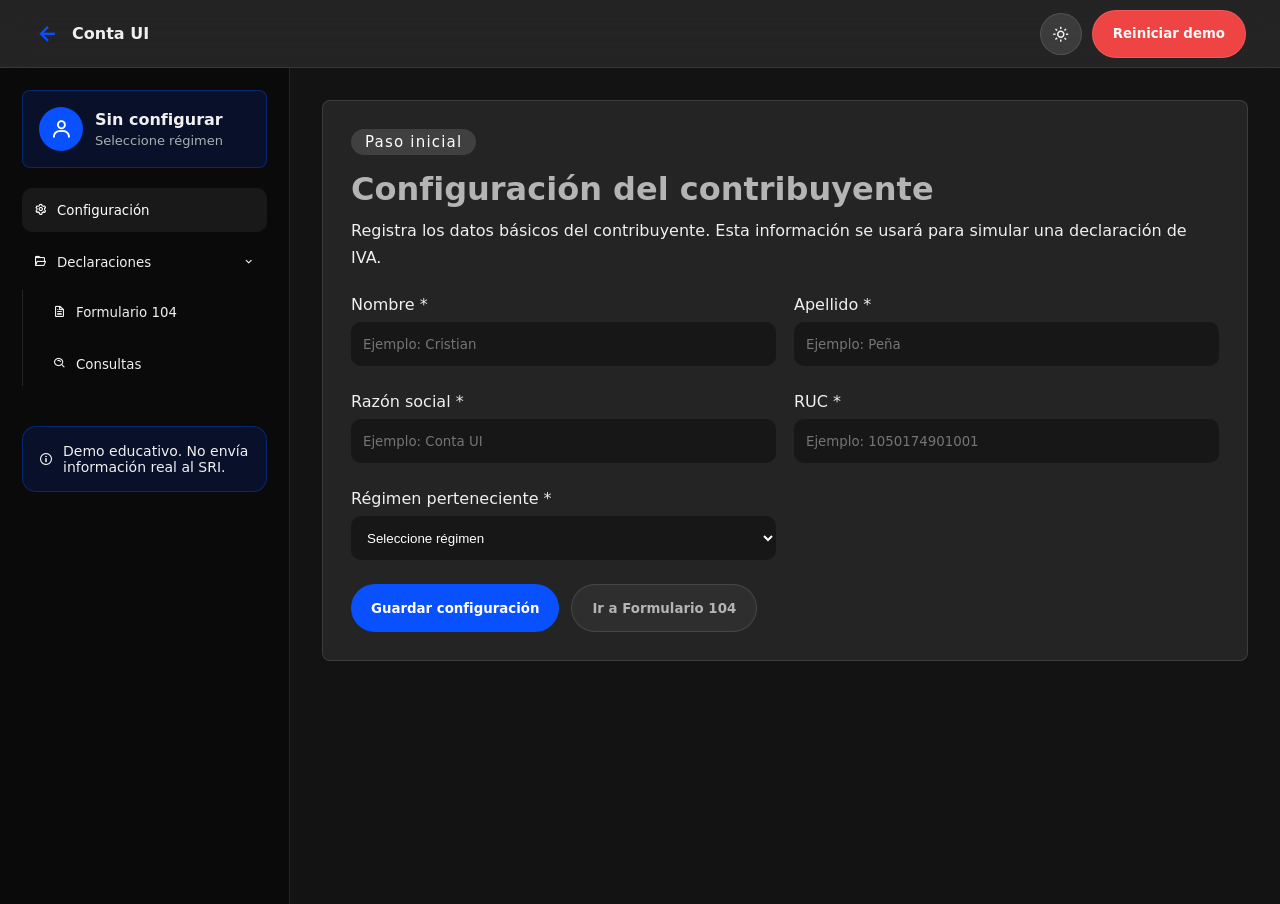
<file: sistema.html>
<!DOCTYPE html>
<html lang="es" data-theme="dark">
<head>
  <meta charset="UTF-8" />
  <meta name="viewport" content="width=device-width, initial-scale=1.0" />

  <title>Sistema educativo | Conta UI</title>

  <script>
    (function () {
      var temaSistema = localStorage.getItem("temaSistemaContaUI") || "dark";
      document.documentElement.setAttribute("data-theme", temaSistema);
    })();
  </script>

  <link rel="shortcut icon" href="assets/favicon.png" type="image/x-icon">
  <link href="https://cdn.jsdelivr.net/npm/boxicons@2.1.4/css/boxicons.min.css" rel="stylesheet">
  <link rel="stylesheet" href="css/style.css" />
</head>
<body class="sistema-body">

  <header class="sistema-topbar">
    <a href="index.html" class="sistema-brand">
      <i class='bx bx-left-arrow-alt'></i>
      <span>Conta UI</span>
    </a>

    <div class="sistema-top-actions">
      <button class="theme-toggle sistema-theme-btn" onclick="cambiarTemaSistema()" id="themeSistemaBtn" title="Cambiar tema">
        <i class='bx bx-moon'></i>
      </button>

      <button class="secondary-btn danger" onclick="limpiarSistemaDemo()">
        Reiniciar demo
      </button>
    </div>
  </header>

  <button class="system-sidebar-toggle" id="btnToggleSistemaSidebar" onclick="alternarSidebarSistemaMobile()">
    <i class='bx bx-menu-alt-left'></i>
  </button>

  <div class="system-sidebar-backdrop" id="systemSidebarBackdrop" onclick="cerrarSidebarSistemaMobile()"></div>

  <div class="sistema-layout sistema-layout-left">
    <!-- SIDEBAR IZQUIERDO -->
    <aside class="sistema-sidebar-left">
      <div class="sidebar-profile">
        <div class="sidebar-avatar">
          <i class='bx bx-user'></i>
        </div>
        <div>
          <strong id="sidebarContribuyente">Sin configurar</strong>
          <span id="sidebarRegimen">Seleccione régimen</span>
        </div>
      </div>

      <nav class="sidebar-menu">
        <button id="btnConfigSistema" class="active" onclick="mostrarModuloSistema('configuracion')">
          <i class='bx bx-cog'></i>
          Configuración
        </button>

        <div class="sidebar-dropdown">
          <button onclick="alternarSubmenuSistema('submenuDeclaraciones')">
            <i class='bx bx-folder-open'></i>
            Declaraciones
            <i class='bx bx-chevron-down'></i>
          </button>

          <div id="submenuDeclaraciones" class="sidebar-submenu open">
            <button id="btnFormSistema" onclick="mostrarModuloSistema('formulario104')">
              <i class='bx bx-file'></i>
              Formulario 104
            </button>

            <button id="btnConsultasSistema" onclick="mostrarModuloSistema('consultas')">
              <i class='bx bx-search-alt'></i>
              Consultas
            </button>
          </div>
        </div>
      </nav>

      <div class="sidebar-help">
        <i class='bx bx-info-circle'></i>
        <p>
          Demo educativo. No envía información real al SRI.
        </p>
      </div>
    </aside>

    <main class="sistema-main">

      <!-- CONFIGURACIÓN -->
      <section id="viewConfiguracion" class="system-view active">
        <div class="system-panel">
          <span class="eyebrow">Paso inicial</span>
          <h1>Configuración del contribuyente</h1>
          <p>
            Registra los datos básicos del contribuyente. Esta información se usará
            para simular una declaración de IVA.
          </p>

          <div class="form-grid-system">
            <label>
              Nombre *
              <input class="contaui-input" type="text" id="cfgNombre" placeholder="Ejemplo: Cristian" onblur="validarCampo('cfgNombre','txtNombre','El nombre es obligatorio')">
              <small id="txtNombre"></small>
            </label>

            <label>
              Apellido *
              <input class="contaui-input" type="text" id="cfgApellido" placeholder="Ejemplo: Peña"  onblur="validarCampo('cfgApellido','txtApellido','El Apellido es obligatorio')">
              <small id="txtApellido"></small>
            </label>

            <label>
              Razón social *
              <input class="contaui-input" type="text" id="cfgRazonSocial" placeholder="Ejemplo: Conta UI" onblur="validarCampo('cfgRazonSocial','txtRazonSocial','El campo es obligatorio')">
              <small id="txtRazonSocial"></small>
            </label>

            <label>
              RUC *
              <input class="contaui-input" type="text" id="cfgRuc" placeholder="Ejemplo: 1050174901001" maxlength="13"  onblur="validarCampo('cfgRuc','txtRuc','El Ruc debe contener 13 digitos')">
              <small id="txtRuc"></small>
            </label>

            <label>
              Régimen perteneciente *
              <select class="contaui-select" id="cfgRegimen">
                <option value="">Seleccione régimen</option>
                <option value="general">Régimen General</option>
                <option value="negocio-popular">RIMPE Negocio Popular</option>
                <option value="rimpe">RIMPE Emprendedor</option>
              </select>
            </label>
            <small id="txtRegimen"></small>
          </div>

          <div class="form-actions-system">
            <button class="primary-btn" onclick="guardarConfiguracionSistema()">
              Guardar configuración
            </button>

            <button class="secondary-btn" onclick="irFormularioDesdeConfig()">
              Ir a Formulario 104
            </button>
          </div>
        </div>
      </section>

      <!-- FORMULARIO 104 -->
      <section id="viewFormulario104" class="system-view">
        <div class="system-panel">
          <span class="eyebrow">Declaraciones / Formulario 104</span>

          <div class="step-tabs">
            <button id="tabPeriodo" class="active" onclick="mostrarPaso104('periodo')">1. Período fiscal</button>
            <button id="tabPreguntas" onclick="mostrarPaso104('preguntas')">2. Preguntas</button>
            <button id="tabFormulario" onclick="mostrarPaso104('formulario')">3. Formulario</button>
            <button id="tabPago" onclick="mostrarPaso104('pago')">4. Pago</button>
          </div>

          <!-- PASO PERIODO -->
          <div id="pasoPeriodo" class="form104-step active">
            <h2>Período fiscal</h2>
            <p>Seleccione la obligación y el período a declarar.</p>

            <div class="form-grid-system">
              <label>
                Obligación *
                <select class="contaui-select" id="periodoObligacion">
                  <option value="">Seleccione obligación</option>
                  <option value="2011">2011 - Declaración mensual de IVA</option>
                  <option value="2021">2021 - Declaración semestral de IVA</option>
                </select>
              </label>

              <label>
                Mes *
                <select class="contaui-select" id="periodoMes">
                  <option value="">Seleccione mes</option>
                  <option value="Enero">Enero</option>
                  <option value="Febrero">Febrero</option>
                  <option value="Marzo">Marzo</option>
                  <option value="Abril">Abril</option>
                  <option value="Mayo">Mayo</option>
                  <option value="Junio">Junio</option>
                  <option value="Julio">Julio</option>
                  <option value="Agosto">Agosto</option>
                  <option value="Septiembre">Septiembre</option>
                  <option value="Octubre">Octubre</option>
                  <option value="Noviembre">Noviembre</option>
                  <option value="Diciembre">Diciembre</option>
                </select>
              </label>

              <label>
                Año fiscal *
                <input class="contaui-input" type="number" id="periodoAnio" value="2026" min="2020" max="2035">
              </label>
            </div>

            <div class="form-actions-system">
              <button class="primary-btn" onclick="continuarDesdePeriodo()">Continuar</button>
            </div>
          </div>

          <!-- PASO PREGUNTAS -->
          <div id="pasoPreguntas" class="form104-step">
            <h2>Preguntas</h2>
            <p>Estas preguntas preparan el formulario. Puedes continuar si no deseas profundizar.</p>

            <div class="form-grid-system">
              <label>
                ¿Tuviste ventas este período?
                <select class="contaui-select" id="preguntaVentas">
                  <option value="">Seleccione</option>
                  <option value="si">Sí</option>
                  <option value="no">No</option>
                </select>
              </label>

              <label>
                ¿Tuviste compras este período?
                <select class="contaui-select" id="preguntaCompras">
                  <option value="">Seleccione</option>
                  <option value="si">Sí</option>
                  <option value="no">No</option>
                </select>
              </label>

              <label>
                ¿Tienes crédito tributario anterior?
                <select class="contaui-select" id="preguntaCredito">
                  <option value="no">No</option>
                  <option value="si">Sí</option>
                </select>
              </label>
            </div>

            <div class="form-actions-system">
              <button class="secondary-btn" onclick="mostrarPaso104('formulario')">Omitir</button>
              <button class="primary-btn" onclick="continuarDesdePreguntas()">Continuar</button>
            </div>
          </div>

          <!-- PASO FORMULARIO -->
          <div id="pasoFormulario" class="form104-step">
            <h2>Formulario</h2>
            <p>Ingrese valores de ventas y compras. Los totales se actualizan al calcular.</p>

            <div class="sri-form-table">
              <div class="sri-section-title">
                <i class='bx bx-chevron-down'></i>
                VENTAS
              </div>

              <div class="sri-row sri-head">
                <span>Resumen de ventas y otras operaciones</span>
                <span>Código</span>
                <span>Valor bruto</span>
                <span>Valor neto</span>
                <span>Impuesto generado</span>
              </div>

              <div class="sri-row">
                <span>Ventas locales gravadas tarifa 15%</span>
                <span>401</span>
                <input type="number" id="ventas15" placeholder="0.00" min="0" step="0.01" oninput="calcularFormulario104Sistema()">
                <strong id="netoVentas15">$0.00</strong>
                <strong id="impVentas15">$0.00</strong>
              </div>

              <div class="sri-row">
                <span>Ventas locales gravadas tarifa 0%</span>
                <span>403</span>
                <input type="number" id="ventas0" placeholder="0.00" min="0" step="0.01" oninput="calcularFormulario104Sistema()">
                <strong id="netoVentas0">$0.00</strong>
                <strong>$0.00</strong>
              </div>

              <div class="sri-row sri-total">
                <span>Total ventas y otras operaciones</span>
                <span>409</span>
                <strong id="totalBrutoVentas">$0.00</strong>
                <strong id="totalNetoVentas">$0.00</strong>
                <strong id="totalImpuestoVentas">$0.00</strong>
              </div>

              <div class="sri-section-title">
                <i class='bx bx-chevron-down'></i>
                COMPRAS
              </div>

              <div class="sri-row sri-head">
                <span>Resumen de adquisiciones y pagos</span>
                <span>Código</span>
                <span>Valor bruto</span>
                <span>Valor neto</span>
                <span>Impuesto generado</span>
              </div>

              <div class="sri-row">
                <span>Adquisiciones gravadas tarifa 15%</span>
                <span>500</span>
                <input type="number" id="compras15" placeholder="0.00" min="0" step="0.01" oninput="calcularFormulario104Sistema()">
                <strong id="netoCompras15">$0.00</strong>
                <strong id="impCompras15">$0.00</strong>
              </div>

              <div class="sri-row">
                <span>Adquisiciones tarifa 0%</span>
                <span>506</span>
                <input type="number" id="compras0" placeholder="0.00" min="0" step="0.01" oninput="calcularFormulario104Sistema()">
                <strong id="netoCompras0">$0.00</strong>
                <strong>$0.00</strong>
              </div>

              <div class="sri-row sri-total">
                <span>Total adquisiciones y pagos</span>
                <span>509</span>
                <strong id="totalBrutoCompras">$0.00</strong>
                <strong id="totalNetoCompras">$0.00</strong>
                <strong id="totalImpuestoCompras">$0.00</strong>
              </div>
            </div>

            <div class="form-grid-system mini-grid">
              <label>
                Tarifa IVA %
                <input class="contaui-input" type="number" id="ivaDeclaracion" value="15" min="0" step="0.01" oninput="calcularFormulario104Sistema()">
              </label>

              <label>
                Crédito tributario anterior
                <input class="contaui-input" type="number" id="creditoAnterior" value="0" min="0" step="0.01" oninput="calcularFormulario104Sistema()">
              </label>
            </div>

            <div class="totales-sri-box">
              <h3>Resumen impositivo</h3>
              <div><span>IVA generado en ventas</span><strong id="resIvaVentas">$0.00</strong></div>
              <div><span>IVA pagado en compras</span><strong id="resIvaCompras">$0.00</strong></div>
              <div><span>Crédito tributario anterior</span><strong id="resCreditoAnterior">$0.00</strong></div>
              <div class="total-final"><span>Total impuesto a liquidar</span><strong id="resIvaPagar">$0.00</strong></div>
            </div>

            <div class="form-actions-system">
              <button class="secondary-btn" onclick="calcularFormulario104Sistema()">Calcular</button>
              <button class="primary-btn" onclick="continuarDesdeFormulario()">Continuar a pago</button>
            </div>
          </div>

          <!-- PASO PAGO -->
          <div id="pasoPago" class="form104-step">
            <h2>Pago</h2>
            <p>Revise los valores antes de guardar la declaración.</p>

            <div class="payment-summary">
              <div><span>Contribuyente</span><strong id="pagoContribuyente">Sin configurar</strong></div>
              <div><span>RUC</span><strong id="pagoRuc">-</strong></div>
              <div><span>Obligación</span><strong id="pagoObligacion">-</strong></div>
              <div><span>Período</span><strong id="pagoPeriodo">-</strong></div>
              <div class="total-final"><span>Total a pagar</span><strong id="pagoTotal">$0.00</strong></div>
            </div>

            <div class="form-actions-system">
              <button class="secondary-btn" onclick="mostrarPaso104('formulario')">Volver al formulario</button>
              <button class="primary-btn" onclick="abrirModalGuardarDeclaracion()">Guardar declaración</button>
            </div>
          </div>
        </div>
      </section>

      <!-- CONSULTAS -->
      <section id="viewConsultas" class="system-view">
        <div class="system-panel">
          <span class="eyebrow">Consultas</span>
          <h1>Declaraciones guardadas</h1>
          <p>
            Busca valores a Pagar Aqui
          </p>

          <div id="listaConsultasSistema" class="consultas-list"></div>
        </div>
      </section>

    </main>
  </div>

  <script src="js/utilitarios.js"></script>
  <script src="js/sistema.js"></script>

  <!-- Modal-->
  <div class="custom-modal" id="sistemaConfirmModal">
    <div class="custom-modal__card">
      <div class="custom-modal__icon success">
        <i class='bx bx-check-shield'></i>
      </div>

      <h3>Guardar declaración</h3>
      <p>
        ¿Confirmas que deseas guardar esta simulación del Formulario 104?
        Luego el formulario volverá al paso inicial de período fiscal.
      </p>

      <div class="custom-modal__actions">
        <button class="secondary-btn danger" onclick="cerrarModalGuardarDeclaracion()">Cancelar</button>
        <button class="primary-btn" onclick="confirmarGuardarDeclaracionSistema()">Sí, guardar</button>
      </div>
    </div>
  </div>
  
  <div class="system-modal" id="configSuccessModal">
  <div class="system-modal-card">
    <button class="system-modal-close" onclick="cerrarModalConfiguracionGuardada()">
      <i class='bx bx-x'></i>
    </button>

    <div class="system-modal-icon">
      <i class='bx bx-check'></i>
    </div>

    <h2>Configuración guardada</h2>
    <p>Los datos del contribuyente fueron guardados correctamente. Ahora puedes continuar al Formulario 104.</p>

    <div class="system-modal-actions">
      <button class="secondary-btn danger" onclick="cerrarModalConfiguracionGuardada()">Cerrar</button>
      <button class="primary-btn" onclick="irFormularioDesdeModal()">Ir a Formulario 104</button>
    </div>
  </div>
  </div>

</body>
</html>
</file>
<file: css/style.css>
@import url("https://fonts.googleapis.com/css2?family=Ubuntu:ital,wght@0,300;0,400;0,500;0,700;1,300;1,400;1,500;1,700&display=swap");

@import url("https://fonts.googleapis.com/css2?family=Caveat:wght@400..700&display=swap");

:root {
  --bg: #131314;
  --bg-soft: #101614;
  --bg-card: #171717;
  --bg-card-2: #151c19;
  --bg-card-blue: rgba(6, 36, 113, 0.3);
  --bg-border-blue: rgba(9, 80, 255, 0.35);
  --border: rgba(255, 255, 255, 0.115);
  --text: #b4b4b4;
  --text-2: #898989;
  --text-3: #f1efef;
  --muted: #a6b2ad;
  --green: #3ecf8e;
  --green-dark: #0b8f5b;
  --cyan: #00ceb3;
  --blue-light: rgb(9 80 255);
  --blue: #2f80ed;
  --blue-hover: rgb(37, 48, 255);
  --danger: #ff5d6c;
  --white: #ffffff;
  --light: #f7f8fb;
  --focus-yellow: #ffd166;
  --shadow: 0 24px 70px rgba(0, 0, 0, 0.32);
}

* {
  box-sizing: border-box;
  margin: 0;
  padding: 0;
}

html {
  scroll-behavior: smooth;
}

body {
  min-height: 100vh;
  font-family:
    "Inter",
    system-ui,
    -apple-system,
    BlinkMacSystemFont,
    "Segoe UI",
    sans-serif;
  background: #131314;
  color: var(--text);
}

button,
input,
a {
  font-family: inherit;
}

button {
  border: 0;
  cursor: pointer;
}

a {
  color: inherit;
  text-decoration: none;
}

/* ======================================================
  SCROLLBAR CUSTOM
====================================================== */

::-webkit-scrollbar {
  width: 6px;
}

::-webkit-scrollbar-track {
  background: rgba(255, 255, 255, 0.05);
  backdrop-filter: blur(10px);
}

::-webkit-scrollbar-thumb {
  background: rgba(255, 255, 255, 0.18);
  border-radius: 999px;
  border: 2px solid transparent;
  backdrop-filter: blur(10px);
}

::-webkit-scrollbar-thumb:hover {
  background: rgba(255, 255, 255, 0.3);
}

.docs-aside::-webkit-scrollbar {
  display: none;
}

/* ======================================================
  TOPBAR
====================================================== */
.topbar {
  position: sticky;
  top: 0;
  z-index: 100;
  padding: 0px 60px;
  background: rgba(52, 52, 52, 0.527);
  backdrop-filter: blur(16px);
  -webkit-backdrop-filter: blur(16px);
  border-bottom: 1px solid rgba(255, 255, 255, 0.089);
}

.topbar__inner {
  justify-content: space-between;
  height: 66px;
  padding: 0 28px;
  display: flex;
  align-items: center;
  gap: 22px;
}

.brand {
  display: inline-flex;
  align-items: center;
  gap: 9px;
  background: transparent;
  color: white;
  font-size: 21px;
  font-weight: 600;
  white-space: nowrap;
}

.brand img {
  width: 60px;
  height: 35px;
  display: flex;
  justify-content: center;
  align-items: center;
  color: var(--green);
}

.main-nav {
  display: flex;
  align-items: center;
  justify-content: center;
  padding: 2px 4px;
  border-radius: 50px;
  gap: 10px;
}

.nav-link {
  font-size: 14px;
  line-height: 1.25rem;
  display: inline-flex;
  align-items: center;
  gap: 5px;
  background: transparent;
  color: white;
  font-weight: 500;
  padding: 9px 25px;
}

.nav-link.active {
  background: white !important;
  color: black;
  border-radius: 50px;
}

.nav-link:hover {
  background: rgba(255, 255, 255, 0.133);
  border-radius: 50px;
}

.nav-dropdown {
  position: relative;
}

.dropdown-panel {
  position: absolute;
  top: 52px;
  left: 0;
  width: 560px;
  display: none;
  grid-template-columns: 1fr 1fr;
  gap: 18px;
  padding: 18px;
  background: #2e2d2d;
  border: 1px solid #1b1b1b;
  border-radius: 0 0 8px 8px;
}

.dropdown-panel--small {
  margin-top: 10px;
  width: 270px;
  grid-template-columns: 1fr;
}

.nav-dropdown:hover .dropdown-panel {
  display: grid;
}

.dropdown-title {
  margin-bottom: 10px;
  color: var(--green);
  font-size: 12px;
  font-weight: 900;
  letter-spacing: 0.08em;
  text-transform: uppercase;
}

.dropdown-panel button {
  width: 100%;
  padding: 12px;
  text-align: left;
  color: var(--text);
  background: transparent;
  border-radius: 10px;
  display: flex;
  align-items: center;
  gap: 5px;
}

.dropdown-panel button:hover {
  color: white;
}

.topbar__actions {
  display: flex;
  align-items: center;
  gap: 10px;
}

.github-btn,
.login-btn,
.menu-btn {
  display: inline-flex;
  align-items: center;
  justify-content: center;
  font-weight: 400;
}

.theme-toggle {
  min-height: 38px;
  padding: 0 13px;
  display: inline-flex;
  align-items: center;
  justify-content: center;
  gap: 8px;
  color: var(--text) !important;
  background: transparent;
  border: 1px solid var(--bg-card-2);
  border-radius: 11px;
  font-weight: 850;
}

.theme-toggle:hover {
  background: rgba(255, 255, 255, 0.133);
}

.theme-toggle i {
  font-size: 18px;
}

.github-btn {
  gap: 7px;
  padding: 6px 12px;
  color: var(--text);
  background: transparent;
}

.github-btn:hover {
  background: rgba(255, 255, 255, 0.133);
}

.github-btn i {
  font-size: 20px;
}

.login-btn {
  border-radius: 50px;
  padding: 6px 10px;
  background: var(--blue-light);
  color: rgb(255, 255, 255);
}

.menu-btn {
  display: none;
  width: 42px;
  background: transparent;
  color: white;
  font-size: 25px;
}

/* ======================================================
  COMMON
====================================================== */
.view {
  display: none;
}

.view--active {
  display: block;
  animation: fadeView 0.35s ease both;
}

@keyframes fadeView {
  from {
    opacity: 0;
    transform: translateY(14px);
  }
  to {
    opacity: 1;
    transform: translateY(0);
  }
}

.eyebrow {
  display: inline-flex;
  margin-bottom: 18px;
  color: white;
  font-size: 15px;
  background: rgba(255, 255, 255, 0.133);
  padding: 4px 14px;
  border-radius: 50px;
  letter-spacing: 0.08em;
}

.primary-btn,
.secondary-btn {
  min-height: 48px;
  padding: 0 20px;
  display: inline-flex;
  align-items: center;
  justify-content: center;
  gap: 8px;
  border-radius: 50px;
  font-weight: 600;
}

.primary-btn {
  background: white;
  color: black;
  transition: transform 0.5s ease;
}

.secondary-btn {
  background: rgba(255, 255, 255, 0.05);
  color: var(--text);
  border: 1px solid var(--border);
  transition: transform 0.5s ease;
}

.secondary-btn.reforzar {
  background: var(--blue-light);
  color: #fafafa;
  border: 1px solid var(--border);
  transition: transform 0.5s ease;
}

.secondary-btn.danger {
  background: #ef4444;
  color: #fafafa;
  transition: transform 0.5s ease;
}

/* ======================================================
  HOME
====================================================== */
.hero-grid {
  min-height: calc(100vh - 67px);
  display: flex;
  align-items: start;
  justify-content: space-between;
  gap: 34px;
  padding: 0px 80px;
}

.hero-content {
  align-self: center;
  max-width: 860px;
}

.hero-imagen img {
  margin-top: 25px;
  width: 500px;
  height: 600px;
  object-fit: cover;
  background: rgb(33, 33, 33);
  border-radius: 14px;
}

.hero-brand {
  position: absolute;
  right: 100px;
  margin-top: -450px;
  margin-left: -50px;
  display: flex;
  align-items: center;
  gap: 5px;
  text-wrap: wrap;
  color: var(--cyan);
  font-family: caveat, sans-serif;
  z-index: 999;
  transform: rotate(30deg);
}

.hero-content h1 {
  font-family: caveat, sans-serif;
  max-width: 920px;
  font-size: clamp(48px, 8vw, 80px);
  line-height: 0.92;
  letter-spacing: -0.07em;
  color: #fafafa;
}

.hero-content p {
  max-width: 760px;
  margin-top: 26px;
  color: var(--text);
  font-size: clamp(18px, 2.2vw, 20px);
  line-height: 1.55;
}

.hero-actions {
  display: flex;
  flex-wrap: wrap;
  gap: 14px;
  margin-top: 34px;
}

.trust-row {
  display: flex;
  flex-wrap: wrap;
  gap: 18px;
  margin-top: 30px;
  color: #fafafa;
}

.trust-row span {
  display: inline-flex;
  align-items: center;
  gap: 7px;
}

.trust-row i {
  color: var(--green);
}

.brands {
  margin-top: 50px;
  display: flex;
  filter: grayscale(100%);
  gap: 15px;
}

.brands-list {
  display: flex;
  gap: 15px;
  align-items: center;
}

.brands-list img {
  object-fit: contain;
  width: 55px;
  height: 40px;
}

/* CATEGORIES */
.home-categories,
.simple-view {
  width: min(1180px, 92%);
  margin: 0 auto;
  padding: 80px 0;
}

.section-heading {
  text-align: center;
  margin-bottom: 32px;
}

.section-heading h2 {
  font-family: caveat, sans-serif;
  font-size: clamp(36px, 5vw, 65px);
  line-height: 1;
  letter-spacing: -0.05em;
  color: white;
}

.section-heading .developer {
  font-size: clamp(36px, 5vw, 55px);
  font-family:
    system-ui,
    -apple-system,
    BlinkMacSystemFont,
    "Segoe UI",
    Roboto,
    Oxygen,
    Ubuntu,
    Cantarell,
    "Open Sans",
    "Helvetica Neue",
    sans-serif;
}

.section-heading p {
  margin-top: 16px;
  color: var(--text);
  font-size: 18px;
  line-height: 1.7;
}

.category-grid {
  display: grid;
  grid-template-columns: 1.35fr 1fr 1fr;
  gap: 18px;
}

.category-card,
.feature-grid article,
.docs-card,
.code-card {
  min-height: 210px;
  padding: 24px;
  color: white;
  text-align: left;
  background: var(--bg-card);
  border-radius: 8px;
}

.category-card:hover,
.docs-card:hover {
  border: 1px solid rgb(51, 50, 50);
  transform: translateY(-2px);
}

.category-card i,
.feature-grid i,
.docs-card i {
  margin-bottom: 18px;
  color: var(--text-2);
  font-size: 38px;
}

.category-card h3,
.feature-grid h3,
.docs-card h3 {
  margin-bottom: 10px;
  font-size: 22px;
}

.category-card p,
.feature-grid p,
.docs-card p {
  color: var(--muted);
  line-height: 1.6;
}

.category-card span {
  position: absolute;
  right: -18px;
  bottom: 55px;
  font-size: 160px;
  line-height: 1;
  color: var(--text-2);
  font-weight: 900;
  opacity: 0.35;
  z-index: 0;
  pointer-events: none;
}

.large-card {
  overflow: hidden;
  position: relative;
  grid-row: span 2;
  min-height: 438px;
  background: var(--bg-card);
}

.large-card h3 {
  margin-top: -150px;
}

/* ======================================================
  DOCS VIEW
====================================================== */
.docs-view {
  min-height: calc(100vh - 115px);
  grid-template-columns: 280px minmax(0, 1fr) 280px;
}

.docs-view.view--active {
  display: grid;
}

.docs-sidebar,
.docs-aside {
  position: sticky;
  top: 115px;
  height: calc(100vh - 115px);
  overflow-y: auto;
  padding: 34px 28px;
  border-right: 1px solid var(--border);
}

.docs-aside {
  border-right: 0;
  border-left: 1px solid var(--border);
}

.sidebar-group {
  margin-bottom: 28px;
}

.sidebar-group p {
  margin-bottom: 10px;
  color: white;
  font-size: 12px;
  font-weight: 950;
  letter-spacing: 0.1em;
  text-transform: uppercase;
}

.side-link {
  width: 100%;
  padding: 11px 0;
  display: flex;
  align-items: center;
  gap: 8px;
  text-align: left;
  color: var(--text);
  background: transparent;
  font-size: 16px;
}

.side-link:hover,
.side-link.active {
  color: var(--blue-light);
}

.docs-content {
  padding: 44px 52px 90px;
}

.topic {
  display: none;
  max-width: 960px;
}

.topic--active {
  display: block;
  animation: fadeView 0.25s ease both;
}

.breadcrumb {
  display: block;
  margin-bottom: 14px;
  color: #fafafa;
}

.topic h2 {
  margin-bottom: 24px;
  font-size: clamp(42px, 6vw, 50px);
  line-height: 1;
  letter-spacing: -0.06em;
  color: white;
}

.topic h3 {
  margin: 28px 0 12px;
  font-size: 25px;
}

.lead {
  color: var(--text-3);
  line-height: 1.7;
}

.docs-card-grid {
  display: grid;
  grid-template-columns: repeat(3, 1fr);
  gap: 18px;
  margin-top: 34px;
}

.formula-box,
.callout,
.result-table,
.steps {
  margin-top: 26px;
}

.formula-box {
  padding: 22px;
  background: var(--bg-card);
  border: 1px solid var(--border);
  border-radius: 8px;
}

.formula-box span {
  display: block;
  margin-bottom: 8px;
  color: var(--text-3);
  font-size: 12px;
  font-weight: 700;
  text-transform: uppercase;
}

.formula-box .code-box {
  display: flex;
  align-items: center;
  gap: 5px;
}

.formula-box .code-box code span {
  color: #ef4444;
  font-size: 16px;
  margin-bottom: 0px;
  margin-top: 0px;
}

.formula-box .code-box code {
  color: var(--blue-light);
  font-size: 16px;
  margin-bottom: 0px;
}

.result-table {
  display: grid;
  overflow: hidden;
  border: 1px solid var(--border);
  border-radius: 8px;
}

.result-table div {
  display: flex;
  justify-content: space-between;
  padding: 16px 18px;
  color: var(--text-3);
  border-bottom: 1px solid var(--border);
}

.result-table div:last-child {
  border-bottom: 0;
}

.result-table strong {
  color: var(--text);
}

.chip-list {
  display: flex;
  flex-wrap: wrap;
  gap: 10px;
  margin-top: 28px;
}

.chip-list span {
  padding: 10px 14px;
  color: var(--text-3);
  background: var(--bg-card);
  border: 1px solid var(--border);
  border-radius: 8px;
  font-weight: 850;
}

.callout {
  display: flex;
  align-items: center;
  gap: 14px;
  padding: 8px;
  color: var(--text-3);
  background: var(--bg-card-blue);
  border: 1px solid var(--bg-border-blue);
  border-radius: 18px;
}

.callout i {
  color: var(--blue);
  font-size: 28px;
}

.steps {
  display: grid;
  gap: 14px;
}

.steps div {
  padding: 16px;
  display: flex;
  align-items: center;
  gap: 14px;
  background: var(--bg-card);
  border: 1px solid var(--border);
  border-radius: 16px;
  color: var(--muted);
}

.steps span {
  width: 34px;
  height: 34px;
  display: grid;
  place-items: center;
  color: white;
  background: var(--blue-light);
  border-radius: 50%;
  font-weight: 900;
}

.nice-list {
  margin-top: 22px;
  display: grid;
  gap: 12px;
  list-style: none;
}

.nice-list li {
  padding: 14px 16px;
  background: var(--bg-card);
  border: 1px solid var(--border);
  border-radius: 8px;
  color: var(--muted);
}

.aside-card {
  margin-bottom: 18px;
  padding: 18px;
  background: var(--bg-card);
  border: 1px solid var(--border);
  border-radius: 18px;
}

.aside-title {
  margin-bottom: 14px;
  color: #fafafa;
  font-weight: 900;
}

.aside-card button {
  width: 100%;
  margin-top: 8px;
  padding: 10px;
  display: flex;
  align-items: center;
  gap: 8px;
  color: var(--muted);
  background: transparent;
  border-radius: 10px;
}

.aside-card p {
  font-size: 14px;
}

.aside-card button:hover {
  color: var(--blue);
  background: rgba(255, 255, 255, 0.05);
}

.feedback-actions {
  display: flex;
  gap: 10px;
}

.feedback-actions button {
  width: 42px;
  height: 42px;
  align-items: center;
  justify-content: center;
  border: 1px solid var(--border);
  border-radius: 50%;
}

/* ======================================================
  QUIZ
====================================================== */
.quiz-view {
  width: min(1180px, 92%);
  margin: 0 auto;
  padding: 40px 0;
}

.quiz-layout {
  display: grid;
  grid-template-columns: minmax(0, 1fr) 280px;
  gap: 28px;
}

.quiz-main,
.quiz-status {
  padding: 28px;
  background: var(--bg-card);
  border: 1px solid var(--border);
  color: #ffffff;
  border-radius: 14px;
}

.quiz-header {
  display: flex;
  justify-content: space-between;
  gap: 20px;
}

.quiz-header .eyebrow {
  color: var(--text);
}

.quiz-header h2 {
  font-size: clamp(32px, 5vw, 52px);
  letter-spacing: -0.05em;
}

.progress-track {
  height: 8px;
  margin: 26px 0;
  overflow: hidden;
  background: var(--border);
  border-radius: 999px;
}

.progress-track div {
  width: 0%;
  height: 100%;
  background: var(--blue);
  border-radius: inherit;
  transition: 0.25s;
}

.question-card {
  padding: 24px;
  background: rgba(52, 52, 52, 0.527);
  backdrop-filter: blur(16px);
  -webkit-backdrop-filter: blur(16px);
  border: none;
  border-radius: 8px;
}

.question-card p {
  margin-bottom: 10px;
  color: white;
  font-weight: 500;
}

.question-card h3 {
  margin-bottom: 20px;
  font-size: 20px;
  line-height: 1.45;
}

.answers {
  display: grid;
  gap: 12px;
}

.answer-btn {
  width: 100%;
  padding: 16px;
  text-align: left;
  color: #e2e4e9;
  background: var(--bg-card);
  border: 2px solid transparent;
  border-radius: 7px;
  font-weight: 750;
}

.answer-btn:hover,
.answer-btn.selected {
  border-color: var(--blue-light);
  background: rgb(35, 34, 34);
}

/* Respuesta bloqueada: una vez seleccionada, ya no se puede cambiar */
.answer-btn.locked {
  cursor: not-allowed;
  opacity: 0.72;
}

.answer-btn.locked.selected {
  opacity: 1;
}

.quiz-actions {
  display: flex;
  justify-content: flex-end;
  gap: 12px;
  margin-top: 24px;
}

.quiz-status {
  align-self: start;
}

.score-box {
  padding: 24px;
  display: grid;
  place-items: center;
  background: var(--border);
  border-radius: 8px;
}

.score-box strong {
  font-size: 42px;
}

.score-box span {
  color: var(--text);
  font-size: 13px;
}

.question-list {
  display: grid;
  gap: 10px;
  margin-top: 22px;
}

.question-pill {
  padding: 12px;
  display: flex;
  align-items: center;
  gap: 10px;
  background: var(--border);
  border: 1px solid transparent;
  border-radius: 7px;
  color: #ffffff;
}

.question-pill.current {
  border-color: var(--blue);
}

.question-pill.correct i {
  color: #10b981;
}

.question-pill.wrong i {
  color: var(--danger);
}

/* ======================================================
  FOOTER
====================================================== */
.footer {
  background: #0c0c0c;
  display: flex;
  flex-direction: column;
  justify-content: center;
  gap: 24px;
  padding: 40px 44px;
  color: var(--muted);
}

.brand-footer {
  margin-top: -15px;
  display: flex;
  align-items: center;
  justify-content: center;
  gap: 9px;
  background: transparent;
  color: white;
  font-size: 21px;
  font-weight: 600;
  white-space: nowrap;
  border-bottom: 1px solid rgba(255, 255, 255, 0.115);
}

.brand-footer img {
  width: 60px;
  height: 35px;
  display: flex;
  justify-content: center;
  align-items: center;
  color: var(--green);
  margin-bottom: 12px;
}

.footer-sections {
  display: flex;
  flex-direction: row-reverse;
  justify-content: space-between;
  gap: 15px;
}

.footer-list {
  display: flex;
  justify-content: space-between;
  gap: 55px;
}

.footer-sections .details {
  width: 40%;
}

.footer-sections .footer-icons {
  font-size: 24px;
  margin-top: 20px;
  display: flex;
  gap: 25px;
}

.footer-options span {
  color: white;
  font-weight: 600;
  font-size: 17px;
}

.footer-options ul {
  list-style: none;
  font-size: 14px;
  display: flex;
  flex-direction: column;
  gap: 8px;
  margin-top: 8px;
}

.footer p {
  margin-top: 8px;
  font-size: 14px;
}

.footer-copy {
  border-top: 1px solid rgba(255, 255, 255, 0.115);
  display: flex;
  justify-content: center;
  font-size: 16px;
}

/* ======================================================
  RESPONSIVE
====================================================== */

/* Soluciona el bug donde el dropdown se cerraba al mover lento el mouse.
   El panel estaba demasiado separado del botón, así que se crea un puente invisible. */
.nav-dropdown::after {
  content: "";
  position: absolute;
  left: 0;
  top: 40px;
  width: 100%;
  height: 18px;
}

.dropdown-panel {
  top: 44px;
  z-index: 200;
}

/* Oferta del sistema */
.system-offer {
  display: flex;
  margin: 40px auto 0;
  padding: 56px;
  gap: 28px;
  align-items: center;
  padding: 0 80px;
  border-radius: 8px;
}

.offer-content h2 {
  font-size: clamp(34px, 5vw, 54px);
  font-family: caveat, sans-serif;
  line-height: 1;
  letter-spacing: -0.055em;
  color: white;
}

.offer-content p {
  margin-top: 18px;
  color: var(--text);
  font-size: 18px;
  line-height: 1.7;
}

.offer-actions {
  display: flex;
  flex-wrap: wrap;
  gap: 12px;
  margin-top: 26px;
}

.offer-preview {
  position: absolute;
  margin-top: 160px;
  right: 90px;
  z-index: 999;
  padding: 16px;
  background: #080c0a;
  border: 1px solid var(--border);
  border-radius: 14px;
}

.preview-toolbar {
  display: flex;
  gap: 8px;
  margin-bottom: 16px;
}

.preview-toolbar span {
  width: 12px;
  height: 12px;
  background: #26312d;
  border-radius: 50%;
}

.preview-card {
  display: grid;
  gap: 12px;
}

.preview-card div {
  padding: 18px;
  display: flex;
  justify-content: space-between;
  gap: 14px;
  background: rgba(255, 255, 255, 0.04);
  border: 1px solid var(--border);
  border-radius: 16px;
}

.preview-card small {
  color: var(--muted);
}

.preview-card strong {
  color: var(--text);
}

.preview-card .highlight {
  background: rgba(36, 209, 141, 0.12);
  border-color: rgba(36, 209, 141, 0.28);
}

.preview-card .highlight strong {
  color: var(--green);
}

.video-offert video {
  width: 100%;
  height: auto;
  border-radius: 25px;
  padding: 0.7rem;
  background: rgba(52, 52, 52, 0.527);
  backdrop-filter: blur(16px);
  -webkit-backdrop-filter: blur(16px);
  border-bottom: 1px solid rgba(255, 255, 255, 0.089);
}

.video-offert.mobile {
  display: none;
}

/* Recomendaciones tipo comunidad */
.community-section {
  width: 100%;
  padding: 90px 0 110px;
  overflow: hidden;
  position: relative;
}

.center-heading {
  width: min(760px, 92%);
  margin: 0 auto 36px;
  text-align: center;
}

.testimonial-mask {
  position: relative;
  width: 100%;
  overflow: hidden;
  padding: 10px 0;
}

.testimonial-mask::before,
.testimonial-mask::after {
  content: "";
  position: absolute;
  top: 0;
  width: 18%;
  height: 100%;
  z-index: 2;
  pointer-events: none;
}

.testimonial-mask::before {
  left: 0;
  background: linear-gradient(90deg, var(--bg), transparent);
}

.testimonial-mask::after {
  right: 0;
  background: linear-gradient(270deg, var(--bg), transparent);
}

.testimonial-track {
  display: flex;
  gap: 18px;
  width: max-content;
  animation: testimonialsMove 28s linear infinite;
}

.testimonial-track:hover {
  animation-play-state: paused;
}

@keyframes testimonialsMove {
  from {
    transform: translateX(0);
  }
  to {
    transform: translateX(-50%);
  }
}

.testimonial-card {
  width: 330px;
  min-height: 185px;
  padding: 22px;
  background: var(--bg-card);
  border: 1px solid rgba(255, 255, 255, 0.115);
  border-radius: 16px;
}

.avatar {
  width: 42px;
  height: 42px;
  display: inline-grid;
  place-items: center;
  margin-bottom: 12px;
  color: white;
  background: var(--blue-light);
  border-radius: 50%;
  font-weight: 700;
}

.testimonial-card strong {
  display: block;
  margin-bottom: 14px;
  color: white;
}

.testimonial-card p {
  color: var(--text);
  line-height: 1.6;
}

.quiz-screen {
  display: none;
}

.quiz-screen--active {
  display: block;
  animation: fadeView 0.3s ease both;
}

.quiz-welcome-card,
.quiz-result-card {
  width: min(520px, 92%);
  margin: 0 auto;
  padding: 36px;
  color: #111827;
  background: var(--bg-card) !important;
  border: 1px solid var(--border);
  border-radius: 15px;
}

.quiz-welcome-card h2,
.quiz-result-card h2 {
  font-size: clamp(36px, 5vw, 45px);
  letter-spacing: -0.055em;
  color: var(--text);
  line-height: 1;
}

.quiz-welcome-card p,
.quiz-result-card p {
  margin-top: 14px;
  color: #ffffff;
  font-size: 13px;
  line-height: 1.7;
}

.quiz-register-form {
  display: grid;
  gap: 12px;
  margin-top: 26px;
}

.quiz-register-form label {
  color: #ffffff;
  font-weight: 700;
}

.quiz-register-form input {
  min-height: 48px;
  padding: 0 14px;
  color: #ffffff;
  background: var(--bg);
  border: 1px solid var(--border);
  border-radius: 7px;
  outline: none;
}

.quiz-register-form input:focus {
  border-color: var(--blue);
  box-shadow: 0 0 0 4px rgba(47, 128, 237, 0.12);
}

.quiz-topic-grid {
  display: grid;
  grid-template-columns: repeat(3, 1fr);
  gap: 18px;
}

.quiz-topic-card {
  min-height: 230px;
  padding: 24px;
  text-align: left;
  color: var(--text);
  background: var(--bg-card);
  border: 1px solid var(--border);
  border-radius: 8px;
}

.quiz-topic-card:hover {
  transform: translateY(-2px);
}

.scoreInfo {
  display: flex;
  justify-content: space-between;
  align-items: start;
}

.quiz-topic-card i {
  margin-bottom: 18px;
  color: var(--text);
  font-size: 38px;
}

.quiz-topic-card h3 {
  color: white;
  margin-bottom: 10px;
  font-size: 24px;
}

.quiz-topic-card p {
  color: var(--muted);
  line-height: 1.6;
}

.quiz-topic-card span {
  display: inline-flex;
  margin-top: 16px;
  padding: 8px 10px;
  color: #fafafa;
  background: var(--blue-light);
  border-radius: 999px;
  font-weight: 500;
}

.result-actions {
  display: flex;
  flex-wrap: wrap;
  gap: 12px;
  margin-top: 26px;
}

#btnReforzarTema {
  display: none;
}

.quiz-result-card.success {
  background: linear-gradient(135deg, #ecfdf5, #ffffff);
}

.quiz-result-card.warning {
  background: linear-gradient(135deg, #fff7ed, #ffffff);
}

.quiz-result-card.danger {
  background: linear-gradient(135deg, #fff1f2, #ffffff);
}

/* ======================================================
  CARRUSEL INFINITO DE COMENTARIOS
====================================================== */
.testimonial-mask {
  overflow: hidden;
}

.testimonial-track {
  display: flex;
  width: max-content;
  gap: 18px;
  animation: testimonialInfinite 32s linear infinite;
  will-change: transform;
}

.testimonial-track:hover {
  animation-play-state: paused;
}

.testimonial-card {
  flex: 0 0 330px;
}

@keyframes testimonialInfinite {
  from {
    transform: translateX(0);
  }

  to {
    transform: translateX(calc(-50% - 9px));
  }
}

/* ======================================================
  CONTENIDO EXTENDIDO DE APRENDIZAJE
====================================================== */

.topic p {
  margin-top: 14px;
  color: var(--text);
  line-height: 1.8;
}

.learning-highlight {
  display: flex;
  gap: 16px;
  margin: 28px 0;
  padding: 22px;
  background: var(--bg-card-blue);
  border: 1px solid var(--bg-border-blue);
  border-radius: 14px;
}

.learning-highlight i {
  font-size: 34px;
  color: var(--blue-light);
}

.learning-highlight h3 {
  margin: 0 0 8px;
  color: white;
}

.learning-highlight p {
  margin: 0;
  color: var(--text-3);
}

.resource-box {
  display: grid;
  grid-template-columns: 1.2fr 0.8fr;
  gap: 20px;
  align-items: center;
  margin-top: 32px;
  padding: 24px;
  background: var(--bg-card);
  border: 1px solid var(--border);
  border-radius: 14px;
}

.resource-box h3 {
  margin-top: 0;
  color: white;
}

.resource-box p {
  margin-top: 10px;
}

.resource-actions {
  display: grid;
  gap: 12px;
}

.resource-btn {
  min-height: 48px;
  padding: 0 16px;
  display: inline-flex;
  align-items: center;
  gap: 10px;
  justify-content: center;
  color: white;
  background: var(--blue-light);
  border-radius: 50px;
  font-weight: 600;
  transition:
    transform 0.3s ease,
    background 0.3s ease;
}

.resource-btn:hover {
  transform: scale(0.96);
  background: var(--blue-hover);
}

.video-learning {
  position: relative;
  width: 100%;
  margin-top: 24px;
  padding-top: 56.25%;
  overflow: hidden;
  background: var(--bg-card);
  border: 1px solid var(--border);
  border-radius: 16px;
}

.video-learning iframe {
  position: absolute;
  inset: 0;
  width: 100%;
  height: 100%;
}

/* ======================================================
  THEME: LIGHT / DARK MODE
====================================================== */
:root[data-theme="light"] {
  --bg: #f6f8fb;
  --bg-soft: #ffffff;
  --bg-card: #ffffff;
  --bg-card-2: #f1f5f9;
  --border: #b6bbc2;
  --bg-card-blue: rgba(9, 80, 255, 0.08);
  --bg-border-blue: rgba(9, 80, 255, 0.25);
  --text: #101827;
  --muted: #5d6b7a;
  --green: #0ca66f;
  --green-dark: #078658;
  --blue: #2563eb;
  --blue-light: rgb(0, 85, 255);
  --blue-hover: #084fa8;
  --danger: #dc2626;
  --white: #ffffff;
  --light: #ffffff;
  --orange: orange;
  --shadow: 0 24px 70px rgba(15, 23, 42, 0.12);
  --black: rgb(0, 0, 0);
  --text-3: #111827;
  --text-2: #64748b;
}

:root[data-theme="light"] .brand-footer,
:root[data-theme="light"] .sistema-topbar {
  border-bottom: 1px solid var(--border);
}

:root[data-theme="light"] .sistema-topbar {
  background: rgb(255, 255, 255);
}

:root[data-theme="light"] .sistema-main {
  background: rgb(242, 255, 252);
}

:root[data-theme="light"] .sidebar-menu button.active,
:root[data-theme="light"] .sidebar-menu button:hover,
:root[data-theme="light"] .step-tabs button.active {
  background: var(--blue-light);
  color: white;
}

:root[data-theme="light"] .nice-list li,
:root[data-theme="light"] .contaui-input,
:root[data-theme="light"] .contaui-select {
  border: 1px solid var(--border) !important;
  background: white !important;
}

:root[data-theme="light"] .contaui-input::placeholder {
  color: var(--text-2) !important;
}

:root[data-theme="light"] .contaui-input,
:root[data-theme="light"] .contaui-select {
  color: var(--black);
}

:root[data-theme="light"] .step-tabs button {
  background: var(--border);
  color: black;
}

:root[data-theme="light"] .score-box strong,
.score-box span {
  color: white;
}

:root[data-theme="light"] .score-box {
  background: var(--blue-light);
}

:root[data-theme="light"] .dropdown-panel button:hover,
:root[data-theme="light"] .aside-title {
  color: var(--black);
}

:root[data-theme="light"] .dropdown-panel,
:root[data-theme="light"] .aside-card {
  border: 1px solid var(--border) !important;
}

:root[data-theme="light"] .footer-copy {
  border-top: 1px solid var(--border);
}

:root[data-theme="light"] .topbar {
  background: rgba(255, 255, 255, 0.88);
}

:root[data-theme="light"] .search-box,
:root[data-theme="light"] .github-btn,
:root[data-theme="light"] .menu-btn,
:root[data-theme="light"] .rail-social a,
:root[data-theme="light"] .subscribe-box input,
:root[data-theme="light"] .category-card,
:root[data-theme="light"] .feature-grid article,
:root[data-theme="light"] .docs-card,
:root[data-theme="light"] .code-card,
:root[data-theme="light"] .panel-card,
:root[data-theme="light"] .mini-invoice,
:root[data-theme="light"] .aside-card,
:root[data-theme="light"] .steps div,
:root[data-theme="light"] .nice-list li,
:root[data-theme="light"] .testimonial-card,
:root[data-theme="light"] .offer-preview,
:root[data-theme="light"] .preview-card,
:root[data-theme="light"] .quiz-register-card,
:root[data-theme="light"] .quiz-topic-card,
:root[data-theme="light"] .quiz-result-card {
  background: rgba(255, 255, 255, 0.92);
  color: var(--text);
  border-color: 1px solid var(--border);
}

:root[data-theme="light"] .dropdown-panel {
  background: rgba(255, 255, 255, 0.98);
}

:root[data-theme="light"] .dropdown-panel button:hover,
:root[data-theme="light"] .aside-card button:hover,
:root[data-theme="light"] .nav-link:hover,
:root[data-theme="light"] .nav-link.active {
  background: rgba(12, 166, 111, 0.08);
}

:root[data-theme="light"] .formula-box {
  background: #eef7f3;
}

:root[data-theme="light"] .hero-content p,
:root[data-theme="light"] .section-heading p,
:root[data-theme="light"] .lead,
:root[data-theme="light"] .category-card p,
:root[data-theme="light"] .feature-grid p,
:root[data-theme="light"] .docs-card p,
:root[data-theme="light"] .testimonial-card p,
:root[data-theme="light"] .mini-line,
:root[data-theme="light"] .panel-card ol,
:root[data-theme="light"] .trust-row,
:root[data-theme="light"] .footer {
  color: var(--muted);
}

:root[data-theme="light"] .quiz-main,
:root[data-theme="light"] .quiz-status {
  background: #ffffff;
  color: #101827;
  border: 1px solid var(--border);
}

:root[data-theme="light"] .question-card {
  background: #f8fafc;
}

:root[data-theme="light"] .answer-btn,
:root[data-theme="light"] .question-pill {
  background: #eef2f7;
  color: #101827;
  border: 1px solid var(--border);
}

:root[data-theme="light"] .answer-btn:hover,
:root[data-theme="light"] .answer-btn.selected {
  background: #e6f0ff;
}

:root[data-theme="light"] .footer {
  background: #ffffff;
}

.system-actions {
  display: flex;
  flex-wrap: wrap;
  align-items: center;
  gap: 14px;
  margin-top: 26px;
}

.theme-toggle--standalone {
  min-height: 48px;
  padding: 0 18px;
}

.theme-toggle--nav {
  height: 40px;
  min-height: 40px;
  padding: 0 12px;
}

.theme-toggle--nav span {
  display: inline;
}

/* ======================================================
  EJEMPLOS DINÁMICOS DE RECURSOS
====================================================== */
.interactive-example {
  margin-top: 28px;
  padding: 24px;
  background: var(--bg-card);
  border: 1px solid var(--border);
  border-radius: 12px;
}

.interactive-example h3 {
  margin-top: 0;
  color: var(--text-3);
}

.calc-grid {
  display: grid;
  grid-template-columns: repeat(2, minmax(0, 1fr)) auto;
  gap: 14px;
  align-items: end;
  margin-top: 20px;
}

.calc-grid label {
  display: grid;
  gap: 8px;
  color: var(--text-3);
  font-weight: 600;
}

.result-table input,
.contaui-input,
.contaui-select {
  min-height: 46px;
  padding: 0 14px;
  color: var(--text-3);
  background: var(--bg);
  border: 1px solid var(--border);
  border-radius: 7px;
  outline: none;
}

.calc-grid input:focus,
.contaui-input:focus,
.contaui-select:focus {
  border-color: var(--blue-light);
}

.btn-calculator {
  display: flex;
  margin-top: 15px;
  justify-content: end;
}

.correctResultTable {
  background: rgba(22, 163, 74, 0.18) !important;
}

.calc-result div {
  padding: 16px;
  background: var(--bg);
  border: 1px solid var(--border);
  border-radius: 10px;
}

.calc-result span {
  display: block;
  color: var(--muted);
  font-size: 13px;
}

.calc-result strong {
  display: block;
  margin-top: 6px;
  color: var(--text-3);
  font-size: 22px;
}

/* ======================================================
  MINI SISTEMA FORMULARIO 104
====================================================== */
.sistema-body {
  background: var(--bg);
}

.sistema-topbar {
  position: sticky;
  top: 0;
  z-index: 50;
  min-height: 68px;
  padding: 0 34px;
  display: flex;
  align-items: center;
  justify-content: space-between;
  background: rgba(52, 52, 52, 0.527);
  backdrop-filter: blur(16px);
  -webkit-backdrop-filter: blur(16px);
  border-bottom: 1px solid rgba(255, 255, 255, 0.089);
}

.sistema-brand {
  display: flex;
  align-items: center;
  gap: 10px;
  color: var(--text-3);
  font-weight: 700;
}

.sistema-brand i {
  color: var(--blue-light);
  font-size: 28px;
}

.sistema-layout {
  min-height: calc(100vh - 68px);
  display: grid;
  grid-template-columns: minmax(0, 1fr) 310px;
}

.sistema-main {
  padding: 36px;
}

.sidebar-title {
  color: var(--text-3);
  font-weight: 700;
  margin-bottom: 14px;
}

.side-system-btn {
  width: 100%;
  min-height: 44px;
  margin-bottom: 8px;
  padding: 0 12px;
  display: flex;
  align-items: center;
  gap: 9px;
  color: var(--text);
  background: transparent;
  border-radius: 8px;
}

.side-system-btn:hover,
.side-system-btn.active {
  color: white;
  background: var(--blue-light);
}

.sidebar-submenu {
  padding-left: 14px;
  margin: 4px 0 16px;
  border-left: 1px solid var(--border);
}

.system-view {
  display: none;
}

.system-view.active {
  display: block;
  animation: fadeView 0.25s ease both;
}

.system-panel {
  padding: 28px;
  background: var(--bg-card);
  border: 1px solid var(--border);
  border-radius: 14px;
}

.system-panel h1,
.system-panel h2 {
  color: var(--text) !important;
}

.system-panel p {
  margin-top: 10px;
  color: var(--text-3);
  line-height: 1.7;
}

.form-grid-system {
  display: grid;
  grid-template-columns: repeat(2, 1fr);
  gap: 14px;
  margin-top: 22px;
}

.form-grid-system label {
  display: grid;
  gap: 8px;
  color: var(--text-3);
  font-weight: 600;
}

.form-actions-system {
  display: flex;
  flex-wrap: wrap;
  gap: 12px;
  margin-top: 22px;
}

.step-tabs {
  display: flex;
  flex-wrap: wrap;
  gap: 10px;
  margin: 24px 0;
}

.step-tabs button {
  min-height: 40px;
  padding: 0 14px;
  color: var(--text);
  background: var(--bg);
  border: 1px solid var(--border);
  border-radius: 50px;
}

.step-tabs button.active {
  color: white;
  background: var(--blue-light);
}

.form104-step {
  display: none;
}

.form104-step.active {
  display: block;
}

.summary-grid-system {
  display: grid;
  grid-template-columns: repeat(3, 1fr);
  gap: 14px;
  margin-top: 20px;
}

.summary-grid-system div {
  padding: 18px;
  background: var(--bg);
  border: 1px solid var(--border);
  border-radius: 10px;
}

.summary-grid-system span {
  display: block;
  color: var(--muted);
  font-size: 13px;
}

.summary-grid-system strong {
  display: block;
  margin-top: 8px;
  color: var(--text-3);
  font-size: 24px;
}

.consulta-table {
  width: 100%;
  margin-top: 22px;
  border-collapse: collapse;
  overflow: hidden;
  border-radius: 10px;
}

.consulta-table th,
.consulta-table td {
  padding: 14px;
  text-align: left;
  border-bottom: 1px solid var(--border);
}

.consulta-table th {
  color: white;
  background: var(--blue-light);
}

.consulta-table td {
  color: var(--text);
  background: var(--bg-card);
}

/* ======================================================
  SISTEMA 104 - MODO CLARO POR DEFECTO
====================================================== */

:root[data-theme="light"] body.sistema-body {
  background: #f3f6fb;
  color: var(--text);
}

:root[data-theme="dark"] body.sistema-body {
  background: #131314;
  color: var(--text);
}

.sistema-body .primary-btn {
  background: var(--blue-light);
  color: white;
}

.sistema-brand {
  display: inline-flex;
  align-items: center;
  gap: 10px;
  color: var(--text-3);
  font-weight: 800;
}

.sistema-top-actions {
  display: flex;
  align-items: center;
  gap: 10px;
}

.sistema-theme-btn {
  width: 42px;
  min-height: 42px;
  border-radius: 50%;
  background: var(--border);
  border: 1px solid var(--border) !important;
  color: var(--text-3) !important;
}

.sistema-layout-left {
  display: grid;
  grid-template-columns: 290px minmax(0, 1fr);
  min-height: calc(100vh - 64px);
}

.sistema-sidebar-left {
  background: #00000078;
  border-right: 1px solid var(--border);
  padding: 22px;
  position: sticky;
  top: 64px;
  height: calc(100vh - 64px);
  overflow-y: auto;
}

.sidebar-profile {
  display: flex;
  gap: 12px;
  align-items: center;
  padding: 16px;
  background: var(--bg-card-blue);
  border: 1px solid var(--bg-border-blue);
  border-radius: 8px;
  margin-bottom: 20px;
}

.sidebar-avatar {
  width: 44px;
  height: 44px;
  display: grid;
  place-items: center;
  border-radius: 50px;
  color: white;
  background: var(--blue-light);
  font-size: 22px;
}

.sidebar-profile strong {
  display: block;
  color: var(--text-3);
}

.sidebar-profile span {
  display: block;
  margin-top: 4px;
  color: var(--muted);
  font-size: 13px;
}

.sidebar-menu,
.sidebar-submenu {
  display: grid;
  gap: 8px;
}

.sidebar-menu button,
.sidebar-submenu button {
  width: 100%;
  min-height: 44px;
  padding: 0 12px;
  display: flex;
  align-items: center;
  gap: 10px;
  text-align: left;
  color: var(--text-3);
  background: transparent;
  border-radius: 10px;
}

.sidebar-menu button:hover,
.sidebar-menu button.active,
.sidebar-submenu button:hover,
.sidebar-submenu button.active {
  background: rgba(240, 239, 239, 0.068);
  color: white;
}

.sidebar-dropdown > button {
  justify-content: flex-start;
}

.sidebar-dropdown > button i:last-child {
  margin-left: auto;
}

.sidebar-submenu {
  display: none;
  padding-left: 18px;
  margin-top: 6px;
}

.sidebar-submenu.open {
  display: grid;
}

.sidebar-help {
  margin-top: 24px;
  padding: 16px;
  display: flex;
  align-items: center;
  gap: 10px;
  color: var(--text-3);
  background: var(--bg-card-blue);
  border: 1px solid var(--bg-border-blue);
  border-radius: 14px;
  font-size: 14px;
}

.sistema-main {
  padding: 32px;
  background: #131314;
}

.system-view {
  display: none;
}

.system-view.active {
  display: block;
  animation: fadeView 0.25s ease both;
}

.system-panel {
  background: rgba(52, 52, 52, 0.527);
  border: 1px solid var(--border);
  border-radius: 8px;
  padding: 28px;
}

.system-panel h1 {
  color: var(--text-3);
  font-size: clamp(32px, 5vw, 25px);
  line-height: 1;
  margin-bottom: 12px;
}

.system-panel h2,
.system-panel h3 {
  color: var(--text-3);
}

.system-panel p {
  color: var(--text-3);
  line-height: 1.7;
}

.form-grid-system {
  display: grid;
  grid-template-columns: repeat(2, 1fr);
  gap: 18px;
  margin-top: 24px;
}

.form-grid-system.mini-grid {
  grid-template-columns: repeat(2, minmax(220px, 1fr));
}

.form-grid-system label {
  display: grid;
  gap: 8px;
  color: var(--text-3);
  font-weight: 450;
}

.contaui-input,
.contaui-select {
  min-height: 44px;
  padding: 0 12px;
  color: white;
  background: var(--bg-card);
  border: none;
  border-radius: 10px;
  outline: none;
}

.sri-row input {
  min-height: 44px;
  padding: 0 12px;
  color: white;
  background: var(--border);
  border: 1px solid var(--border);
  border-radius: 10px;
  outline: none;
}

.contaui-input:focus,
.contaui-select:focus,
.sri-row input:focus {
  border-color: var(--border);
}

.form-actions-system {
  display: flex;
  flex-wrap: wrap;
  gap: 12px;
  margin-top: 24px;
}

.step-tabs {
  display: flex;
  flex-wrap: wrap;
  gap: 8px;
  margin: 24px 0;
  padding: 8px;
}

.step-tabs button {
  min-height: 42px;
  padding: 0 14px;
  color: white;
  background: var(--bg-card);
  border-radius: 50px;
  font-weight: 500;
}

.step-tabs button.active {
  color: white;
  background: var(--blue-light);
}

.form104-step {
  display: none;
}

.form104-step.active {
  display: block;
}

.sri-form-table {
  margin-top: 24px;
  overflow-x: auto;
  border: 1px solid var(--border);
  border-radius: 5px;
  background: #131314;
}

.sri-section-title {
  padding: 12px 14px;
  display: flex;
  align-items: center;
  gap: 8px;
  color: white;
  background: #2f6fb4;
  font-weight: 500;
}

.sri-row {
  display: grid;
  grid-template-columns: 1.8fr 80px 150px 150px 160px;
  align-items: center;
  gap: 8px;
  padding: 8px 12px;
  border-bottom: 1px solid var(--border);
  color: var(--text-3);
  font-size: 13px;
}

.sri-row:nth-child(even):not(.sri-head):not(.sri-total) {
  background: rgba(148, 163, 184, 0.12);
}

.sri-row strong {
  font-weight: 600;
}

.sri-head {
  color: white;
  background: #003b9a;
  font-weight: 600;
  text-transform: uppercase;
  font-size: 12px;
}

.sri-total {
  background: #ffd166 !important;
  color: #111827;
  font-weight: 600;
  font-size: 14px;
}

.sri-row input {
  text-align: right;
  border-radius: 4px;
  min-height: 34px;
}

.totales-sri-box,
.payment-summary {
  margin-top: 24px;
  padding: 20px;
  background: var(--bg-card);
  border: 1px solid var(--border);
  border-radius: 14px;
}

.totales-sri-box div,
.payment-summary div {
  display: flex;
  justify-content: space-between;
  gap: 14px;
  padding: 12px 0;
  border-bottom: 1px solid var(--border);
  color: var(--text-3);
}

.totales-sri-box div:last-child,
.payment-summary div:last-child {
  border-bottom: 0;
}

.total-final strong {
  color: var(--blue-light);
  font-size: 22px;
}

.consultas-list {
  display: grid;
  gap: 14px;
  margin-top: 24px;
}

.consulta-card {
  display: grid;
  grid-template-columns: 1fr 1.4fr;
  gap: 18px;
  padding: 18px;
  background: rgba(0, 0, 0, 0.4);
  border: 1px solid var(--border);
  border-radius: 8px;
}

.consulta-card strong {
  color: var(--text-3);
}

.consulta-card span,
.consulta-card small {
  display: block;
  margin-top: 6px;
  color: var(--text-3);
}

/* ======================================================
  MEJORAS FINALES QUIZ + TEMA INDEX
====================================================== */

.theme-toggle--nav {
  min-width: 40px;
  min-height: 40px;
  border-radius: 50%;
  border: 1px solid var(--border) !important;
  color: var(--text-3) !important;
  background: var(--bg-card) !important;
}

.theme-toggle--nav:hover {
  color: white !important;
  background: var(--blue-light) !important;
}

/* Modo claro para index */

:root[data-theme="light"] body {
  background: var(--bg);
  color: var(--text);
}

:root[data-theme="light"] .topbar,
:root[data-theme="light"] .footer,
:root[data-theme="light"] .quiz-main,
:root[data-theme="light"] .quiz-status,
:root[data-theme="light"] .quiz-welcome-card,
:root[data-theme="light"] .quiz-result-card,
:root[data-theme="light"] .quiz-topic-card,
:root[data-theme="light"] .category-card,
:root[data-theme="light"] .docs-card,
:root[data-theme="light"] .system-offer,
:root[data-theme="light"] .testimonial-card,
:root[data-theme="light"] .system-panel {
  background: var(--bg-card) !important;
  color: var(--text-3);
  border-color: var(--border);
}

:root[data-theme="light"] .topbar {
  border-bottom: 1px solid var(--border);
}

:root[data-theme="light"] .brand,
:root[data-theme="light"] .nav-link,
:root[data-theme="light"] .section-heading h2,
:root[data-theme="light"] .hero-content h1,
:root[data-theme="light"] .offer-content h2,
:root[data-theme="light"] .quiz-topic-card h3,
:root[data-theme="light"] .testimonial-card strong,
:root[data-theme="light"] .topic h2,
:root[data-theme="light"] .topic h3,
:root[data-theme="light"] .sidebar-group p,
:root[data-theme="light"] .footer-options span,
:root[data-theme="light"] .brand-footer {
  color: var(--text-3);
}

:root[data-theme="light"] .eyebrow {
  background: var(--black);
  color: white;
}

:root[data-theme="light"] .question-card p {
  color: var(--text-2);
}

:root[data-theme="light"] .primary-btn {
  background: var(--blue-light);
  color: white;
}

:root[data-theme="light"] .secondary-btn {
  background: var(--black);
  color: white;
}

:root[data-theme="light"] .trust-row span {
  color: var(--text-3);
}

:root[data-theme="light"] .brands {
  background: var(--bg);
}

:root[data-theme="light"] .nav-link.active {
  color: var(--blue-light);
  font-weight: 500;
}

:root[data-theme="light"] .question-card {
  background: var(--bg-card-2);
}

.quiz-last-score.has-score {
  background: transparent;
  margin-top: -20px;
  color: white !important;
  font-size: 40px;
  font-family: caveat, sans-serif;
  transform: rotate(8deg);
}

.quiz-timer {
  display: inline-flex;
  align-items: center;
  gap: 6px;
  padding: 8px 10px;
  margin-left: 10px;
  color: white;
  background: var(--blue-light);
  border-radius: 999px;
  font-weight: 700;
  white-space: nowrap;
}

.answer-btn.correct-answer {
  border-color: #16a34a !important;
  background: rgba(22, 163, 74, 0.18) !important;
  color: white !important;
}

.answer-btn.wrong-answer {
  border-color: #dc2626 !important;
  background: rgba(220, 38, 38, 0.18) !important;
  color: #ffffff !important;
}

:root[data-theme="light"] .answer-btn.correct-answer {
  background: #dcfce7 !important;
  color: #14532d !important;
}

:root[data-theme="light"] .answer-btn.wrong-answer {
  background: #fee2e2 !important;
  color: #7f1d1d !important;
}

.question-feedback {
  display: flex;
  align-items: flex-start;
  gap: 10px;
  margin-top: 18px;
  padding: 14px;
  border-radius: 10px;
  line-height: 1.5;
  font-weight: 400;
}

.question-feedback i {
  font-size: 22px;
}

.question-feedback.feedback-ok {
  background: rgba(22, 163, 74, 0.16);
  color: #bbf7d0;
  border: 1px solid rgba(22, 163, 74, 0.35);
}

.question-feedback.feedback-bad {
  background: rgba(220, 38, 38, 0.16);
  color: #ffffff;
  border: 1px solid rgba(220, 38, 38, 0.35);
}

:root[data-theme="light"] .question-feedback.feedback-ok {
  color: #14532d;
  background: #dcfce7;
}

:root[data-theme="light"] .question-feedback.feedback-bad {
  color: #7f1d1d;
  background: #fee2e2;
}

/* ======================================================
  MODALES DE CONFIRMACIÓN
====================================================== */
.custom-modal {
  position: fixed;
  inset: 0;
  z-index: 9999;
  display: none;
  place-items: center;
  padding: 18px;
  background: rgba(0, 0, 0, 0.62);
  backdrop-filter: blur(8px);
}

.custom-modal.show {
  display: grid;
}

.custom-modal__card {
  width: min(460px, 96%);
  padding: 28px;
  text-align: center;
  background: var(--bg-card);
  border: 1px solid var(--border);
  border-radius: 8px;
  box-shadow: var(--shadow);
}

.custom-modal__icon {
  width: 58px;
  height: 58px;
  display: grid;
  place-items: center;
  margin: 0 auto 16px;
  border-radius: 50%;
  font-size: 30px;
}

.custom-modal__icon.warning {
  color: #f59e0b;
  background: rgba(245, 158, 11, 0.14);
}

.custom-modal__icon.success {
  color: #ffffff;
  background: rgba(0, 240, 88, 0.305);
}

.custom-modal__card h3 {
  color: var(--text-3);
  font-size: 20px;
  margin-bottom: 10px;
}

.custom-modal__card p {
  color: var(--muted);
  font-size: 14px;
  line-height: 1.6;
}

.custom-modal__actions {
  display: flex;
  justify-content: center;
  gap: 12px;
  margin-top: 22px;
  flex-wrap: wrap;
}

/* Ajustes seguros para pantalla final del quiz */
.quiz-result-actions {
  display: flex;
  flex-wrap: wrap;
  gap: 12px;
  margin-top: 22px;
}

/* ======================================================
  NUEVO: RESPONSIVE FINAL
  Mejora visual en tablet/mobile para navbar, home, recursos, quiz y sistema.
====================================================== */

/* Botón propio de recursos: oculto en escritorio */
.docs-sidebar-toggle,
.docs-sidebar-backdrop {
  display: none;
}

/* ======================================================
  NUEVO: botón cerrar sesión del quiz
====================================================== */
.quiz-logout-btn {
  min-height: 38px;
  padding: 0 14px;
  display: inline-flex;
  align-items: center;
  gap: 8px;
  margin: 12px 0 18px;
  color: #ffffff;
  background: #dc2626;
  border: 1px solid rgba(220, 38, 38, 0.35);
  border-radius: 999px;
  font-weight: 600;
  transition: transform ease 0.5s ease;
}

.quiz-logout-btn:hover {
  color: white;
  transform: translateY(-2px);
}

:root[data-theme="light"] .quiz-logout-btn {
  color: #991b1b;
  background: #fee2e2;
  border-color: #fecaca;
}

:root[data-theme="light"] .quiz-logout-btn:hover {
  color: white;
  background: #dc2626;
}

.docs-sidebar-toggle,
.docs-sidebar-backdrop,
.system-sidebar-toggle,
.system-sidebar-backdrop {
  display: none;
}

/* ======================================================
  VALIDATE
====================================================== */

.input-error {
  border: 1px solid #ef4444;
}

.error-text {
  color: #ef4444;
  font-weight: normal;
}

:root {
  --focus-yellow: #ffd166;
}

/* Total con más enfoque */
.total-final {
  align-items: center;
}

.total-final strong,
#pagoTotal,
#resIvaPagar,
.consulta-total {
  margin-left: auto;
  color: orange !important;
  font-size: 24px;
  font-weight: 700;
  text-align: right;
}

/* Modal */
.system-modal {
  position: fixed;
  inset: 0;
  z-index: 999;
  display: none;
  place-items: center;
  padding: 20px;
  background: rgba(0, 0, 0, 0.62);
  backdrop-filter: blur(8px);
}

.system-modal.show {
  display: grid;
}

.system-modal-card {
  position: relative;
  width: min(460px, 100%);
  padding: 32px;
  text-align: center;
  background: var(--bg-card);
  border: 1px solid var(--border);
  border-radius: 20px;
  box-shadow: var(--shadow);
}

.system-modal-close {
  position: absolute;
  top: 14px;
  right: 14px;
  width: 36px;
  height: 36px;
  color: var(--text-3);
  background: var(--bg-card-2);
  border-radius: 50%;
}

.system-modal-icon {
  width: 64px;
  height: 64px;
  margin: 0 auto 18px;
  display: grid;
  place-items: center;
  color: #111827;
  background: var(--focus-yellow);
  border-radius: 50%;
  font-size: 34px;
}

.system-modal-card h2 {
  color: var(--text-3);
}

.system-modal-card p {
  margin-top: 12px;
  color: var(--muted);
  line-height: 1.6;
}

.system-modal-actions {
  display: flex;
  justify-content: center;
  gap: 12px;
  margin-top: 24px;
  flex-wrap: wrap;
}

/* Correcciones light mode del sistema */

:root[data-theme="light"] .sistema-body,
:root[data-theme="light"] .system-panel,
:root[data-theme="light"] .sistema-sidebar-left,
:root[data-theme="light"] .totales-sri-box,
:root[data-theme="light"] .payment-summary,
:root[data-theme="light"] .system-modal-card {
  background: #ffffff;
  color: #111827;
}

:root[data-theme="light"] .sri-form-table,
:root[data-theme="light"] .sri-row input {
  background: #ffffff;
  color: black !important;
}

:root[data-theme="light"]
  .sri-row:nth-child(even):not(.sri-head):not(.sri-total) {
  background: #f8fafc;
}

:root[data-theme="light"] .total-final strong,
:root[data-theme="light"] #pagoTotal,
:root[data-theme="light"] #resIvaPagar,
:root[data-theme="light"] .consulta-total {
  color: #b7791f !important;
}

/* ======================================================

====================================================== */
.login-btn:hover {
  background: var(--blue-hover);
}

.primary-btn:hover,
.secondary-btn:hover,
.secondary-btn.reforzar:hover,
.secondary-btn.danger:hover {
  transform: scale(0.9);
}

.secondary-btn.whatsap {
  display: flex;
  gap: 5px;
  background: #4fce5d;
  color: white;

  & i {
    font-size: 20px;
  }
}

.hero-brand img {
  width: 60px;
  height: 50px;
  border-radius: 8px;
  padding: 2px;
}

.hero-brand p {
  margin-top: -15px;
  font-size: 20px;
  font-weight: bold;
  width: 80px;
}

.brands-list p {
  margin-top: 0;
  font-weight: bold;
  color: var(--text);
  font-size: 25px;
}

.footer-sections .footer-icons i:hover {
  color: var(--blue);
  transform: scale(1.2);
}

.footer-options ul li:hover {
  color: var(--blue);
}

.correctResultTable strong {
  color: white;
}

/* ======================================================
  DASHBOARD
====================================================== */

.dashboard-page {
  width: min(1280px, 94%);
  margin: 0 auto;
  padding: 34px 0 70px;
}

.dashboard-stats {
  display: grid;
  grid-template-columns: repeat(4, 1fr);
  gap: 16px;
  margin: 28px 0;
}

.dashboard-stats article {
  padding: 20px;
  background: var(--bg-card);
  border: 1px solid var(--border);
  border-radius: 8px;
}

.dashboard-stats span {
  display: block;
  color: var(--text-3);
  font-size: 14px;
}

.dashboard-stats strong {
  display: block;
  margin-top: 10px;
  color: var(--text-3);
  font-size: 30px;
}

.dashboard-table-wrap {
  width: 100%;
  overflow-x: auto;
  border: 1px solid var(--border);
  border-radius: 5px;
}

.dashboard-table {
  width: 100%;
  min-width: 1050px;
  border-collapse: collapse;
  background: var(--bg-card);
}

.dashboard-table th,
.dashboard-table td {
  padding: 14px;
  text-align: left;
  border-bottom: 1px solid var(--border);
  color: white;
  font-size: 14px;
}

.dashboard-table th {
  color: white;
  background: var(--bg-border-blue);
  font-weight: normal;
}

.dashboard-table tr:last-child td {
  border-bottom: 0;
}

.dashboard-badge {
  min-width: 60px;
  padding: 6px 10px;
  display: inline-flex;
  justify-content: center;
  border-radius: 999px;
  font-weight: 500;
}

.dashboard-badge.ok {
  color: #05531f;
  background: #23cd5e;
}

.dashboard-badge.warning {
  color: #a93109;
  background: #fbb457;
}

.dashboard-badge.bad {
  color: #531414;
  background: #fe6c6c;
}

.dashboard-actions {
  display: flex;
  flex-wrap: wrap;
  gap: 8px;
}

.dashboard-btn {
  min-height: 34px;
  padding: 0 12px;
  color: white;
  background: var(--blue-light);
  border-radius: 999px;
  font-size: 13px;
}

.dashboard-btn.danger {
  background: #dc2626;
}

.dashboard-modal-card {
  width: min(780px, 96%);
  max-height: 88vh;
  overflow-y: auto;
  text-align: left;
}

.dashboard-modal-card .custom-modal__icon {
  margin-left: 0;
}

.modal-header {
  display: flex;
  align-items: center;
  justify-content: start;
  text-align: left;
}

.custom-btn-modal button i {
  font-size: 18px;
}

.custom-btn-modal button {
  background: none !important;
}

.detalle-preguntas {
  display: grid;
  gap: 14px;
  margin-top: 22px;
}

.detalle-card {
  padding: 16px;
  border-radius: 14px;
  border: 4px solid var(--border);
  background: var(--border);
}

.detalle-card.correcta {
  border-color: rgba(17, 236, 98, 0.45);
}

.detalle-card.incorrecta {
  border-color: rgba(255, 0, 0, 0.495);
}

.detalle-card__header {
  display: flex;
  justify-content: space-between;
  gap: 12px;
  margin-bottom: 12px;
}

.detalle-card__header strong {
  color: var(--text-3);
}

.detalle-card__header span {
  padding: 4px 10px;
  border-radius: 999px;
  color: white;
  background: var(--blue-light);
  font-size: 12px;
}

.detalle-card.correcta .detalle-card__header span {
  background: #16a34a;
}

.detalle-card.incorrecta .detalle-card__header span {
  background: #dc2626;
}

.detalle-card p {
  color: white;
  line-height: 1.6;
}

.detalle-respuesta {
  display: flex;
  flex-direction: column;
  gap: 25px;
  gap: 4px;
  margin-top: 12px;
}

.detalle-respuesta span {
  color: var(--text-3);
  font-size: 13px;
}

.detalle-respuesta strong {
  color: var(--text-3);
  font-weight: normal;
}

@media (max-width: 880px) {
  .dashboard-stats {
    grid-template-columns: repeat(2, 1fr);
  }

  .dashboard-page {
    width: min(100% - 24px, 1280px);
  }
}

@media (max-width: 520px) {
  .dashboard-stats {
    grid-template-columns: 1fr;
  }

  .dashboard-actions {
    display: grid;
  }

  .dashboard-btn {
    width: 100%;
  }
}

/* ======================================================
  RESPONSIVE CONSOLIDADO
====================================================== */

/* ---------- (max-width: 1180px) ---------- */
@media (max-width: 1180px) {
  .search-box {
    display: none;
  }

  .hero-grid {
    grid-template-columns: 70px 1fr;
  }

  .hero-panel {
    grid-column: 2;
    grid-template-columns: 1fr 1fr;
  }

  .docs-view.view--active {
    grid-template-columns: 250px minmax(0, 1fr);
  }

  .docs-aside {
    display: none;
  }

  .theme-toggle--nav span {
    display: none;
  }

  .theme-toggle--nav {
    width: 42px;
    padding: 0;
  }
}

/* ---------- (max-width: 1100px) ---------- */
@media (max-width: 1100px) {
  .topbar {
    padding: 0 14px;
  }

  .topbar__inner {
    padding: 0;
    gap: 10px;
  }

  .main-nav {
    gap: 4px;
  }

  .nav-link {
    padding: 8px 13px;
  }

  .hero-grid {
    padding: 30px 24px;
    flex-direction: column;
    align-items: center;
  }

  .hero-content {
    max-width: 100%;
    text-align: center;
  }

  .hero-actions,
  .trust-row,
  .brands {
    justify-content: center;
  }

  .hero-imagen img {
    width: min(100%, 520px);
    height: auto;
  }

  .category-grid,
  .docs-card-grid,
  .feature-grid {
    grid-template-columns: repeat(2, 1fr);
  }

  .system-offer {
    grid-template-columns: 1fr;
  }
}

/* ---------- (max-width: 900px) ---------- */
@media (max-width: 900px) {
  .calc-grid,
  .calc-result,
  .form-grid-system,
  .summary-grid-system,
  .sistema-layout {
    grid-template-columns: 1fr;
  }

  .sistema-sidebar {
    position: static;
    height: auto;
    border-left: 0;
    border-top: 1px solid var(--border);
  }

  .sistema-layout-left {
    grid-template-columns: 1fr;
  }

  .sistema-sidebar-left {
    position: static;
    height: auto;
  }

  .sistema-main {
    padding: 18px;
  }

  .form-grid-system,
  .form-grid-system.mini-grid,
  .consulta-card {
    grid-template-columns: 1fr;
  }

  .sistema-topbar {
    padding: 0 12px;
  }

  .docs-view.view--active {
    display: block;
  }

  .docs-sidebar-toggle {
    position: sticky;
    top: 76px;
    z-index: 90;
    width: 60px;
    min-height: 45px;
    margin: 14px;
    display: inline-flex;
    align-items: center;
    justify-content: center;
    gap: 8px;
    color: white;
    background: var(--blue-light);
    border-radius: 8px;
    font-weight: 700;
  }

  .docs-sidebar {
    position: fixed !important;
    top: 0 !important;
    left: 0;
    z-index: 170;
    width: min(320px, 86vw);
    height: 100vh !important;
    padding: 24px;
    overflow-y: auto;
    background: var(--bg-card);
    border-right: 1px solid var(--border);
    transform: translateX(-105%);
    transition: transform 0.28s ease;
  }

  .docs-sidebar.open {
    transform: translateX(0);
  }

  .docs-sidebar-backdrop.show {
    position: fixed;
    inset: 0;
    z-index: 150;
    display: block;
    background: rgba(0, 0, 0, 0.58);
    backdrop-filter: blur(4px);
  }

  .docs-content {
    padding: 24px 18px 60px;
  }

  .docs-aside {
    display: none;
  }

  .system-sidebar-toggle {
    position: sticky;
    top: 64px;
    z-index: 90;
    width: calc(100% - 28px);
    min-height: 46px;
    margin: 14px;
    display: inline-flex;
    align-items: center;
    justify-content: center;
    gap: 8px;
    color: white;
    background: var(--blue-light);
    border-radius: 8px;
    font-weight: 700;
  }

  .sistema-layout-left {
    display: block !important;
  }

  .sistema-sidebar-left {
    position: fixed !important;
    top: 0 !important;
    left: 0;
    z-index: 170;
    width: min(320px, 86vw);
    height: 100vh !important;
    padding: 24px;
    overflow-y: auto;
    background: var(--bg-card);
    border-right: 1px solid var(--border);
    transform: translateX(-105%);
    transition: transform 0.28s ease;
  }

  .sistema-sidebar-left.open {
    transform: translateX(0);
  }

  .system-sidebar-backdrop.show {
    position: fixed;
    inset: 0;
    z-index: 150;
    display: block;
    background: rgba(0, 0, 0, 0.58);
    backdrop-filter: blur(4px);
  }

  .sistema-main {
    padding: 18px;
  }
}

/* ---------- (max-width: 880px) ---------- */
@media (max-width: 880px) {
  .topbar__inner {
    padding: 0 16px;
  }

  .menu-btn {
    display: inline-flex;
  }

  .main-nav {
    position: absolute;
    top: 66px;
    left: 0;
    right: 0;
    display: none;
    padding: 16px;
    background: rgba(11, 15, 13, 0.98);
    border-bottom: 1px solid var(--border);
  }

  .main-nav.open {
    display: grid;
  }

  .nav-link {
    width: 100%;
    justify-content: flex-start;
  }

  .dropdown-panel {
    position: static;
    width: 100%;
    margin-top: 8px;
  }

  .login-btn {
    display: none;
  }

  .hero-grid {
    grid-template-columns: 1fr;
    padding: 38px 20px;
  }

  .left-rail {
    display: none;
  }

  .hero-panel,
  .category-grid,
  .feature-grid,
  .quiz-layout,
  .docs-card-grid {
    grid-template-columns: 1fr;
  }

  .docs-view.view--active {
    grid-template-columns: 1fr;
  }

  .docs-sidebar {
    position: static;
    height: auto;
    border-right: 0;
    border-bottom: 1px solid var(--border);
  }

  .docs-content {
    padding: 34px 22px 70px;
  }

  .footer {
    flex-direction: column;
    padding: 32px 22px;
  }

  .resource-box,
  .coming-soon-grid {
    grid-template-columns: 1fr;
  }

  .coming-soon-card {
    padding: 32px 22px;
  }

  .quiz-timer {
    width: max-content;
  }

  body {
    overflow-x: hidden;
  }

  .topbar {
    padding: 0 10px;
  }

  .topbar__inner {
    height: auto;
    min-height: 66px;
    flex-wrap: wrap;
    justify-content: space-between;
    padding: 8px 0;
  }

  .brand img {
    width: 48px;
    height: 30px;
  }

  .brand span {
    font-size: 18px;
  }

  .menu-btn {
    display: inline-flex;
  }

  .main-nav {
    order: 3;
    width: 100%;
    display: none;
    grid-template-columns: 1fr;
    background: var(--bg-card);
    border: 1px solid var(--border);
    border-radius: 16px;
    padding: 10px;
    margin-top: 8px;
  }

  .main-nav.open {
    display: grid;
  }

  .nav-link,
  .main-nav .nav-dropdown > button {
    width: 100%;
    justify-content: center;
  }

  .dropdown-panel {
    position: static;
    width: 100%;
    margin-top: 8px;
  }

  .topbar__actions {
    gap: 6px;
  }

  .login-btn {
    padding: 7px 12px;
    font-size: 13px;
  }

  .github-btn span {
    display: none;
  }

  .hero-grid {
    min-height: auto;
    padding: 36px 18px;
  }

  .hero-content h1 {
    font-size: clamp(46px, 18vw, 50px);
  }

  .hero-content p {
    font-size: 17px;
  }

  .brands {
    animation: testimonialsMove 2s linear infinite;
    text-wrap: nowrap;
    display: none;
  }

  .home-categories,
  .simple-view,
  .quiz-view {
    width: min(100% - 28px, 1180px);
    padding: 44px 0;
  }

  .category-grid,
  .docs-card-grid,
  .feature-grid,
  .quiz-layout {
    grid-template-columns: 1fr;
  }

  .large-card {
    min-height: 260px;
  }

  .large-card h3 {
    margin-top: 0;
  }

  .category-card span {
    font-size: 80px;
    right: 8px;
    bottom: 20px;
  }

  .system-offer,
  .quiz-topic-grid {
    display: flex;
    flex-direction: column;
    justify-content: center;
    text-align: center;
    margin-top: -25px;
  }

  .offer-content p {
    font-size: 16px;
  }

  .video-offert.mobile {
    display: block;
  }

  .video-offert {
    display: none;
  }

  .system-offer {
    padding: 30px 20px;
  }

  .testimonial-card {
    width: 280px;
  }

  /* Recursos: layout mobile */
  .docs-view.view--active {
    display: block;
  }

  .docs-sidebar-toggle {
    position: sticky;
    top: 76px;
    z-index: 80;
    width: 45px;
    margin: 14px;
    min-height: 46px;
    display: inline-flex;
    align-items: center;
    justify-content: center;
    gap: 8px;
    color: white;
    border-radius: 8px;
    font-weight: 700;
  }

  .docs-sidebar {
    position: fixed;
    top: 0;
    left: 0;
    z-index: 150;
    width: min(320px, 86vw);
    height: 100vh;
    padding: 24px;
    background: var(--bg-card);
    border-right: 1px solid var(--border);
    transform: translateX(-105%);
    transition: transform 0.28s ease;
  }

  .docs-sidebar.open {
    transform: translateX(0);
  }

  .docs-sidebar-backdrop.show {
    position: fixed;
    inset: 0;
    z-index: 120;
    display: block;
    background: rgba(0, 0, 0, 0.58);
    backdrop-filter: blur(4px);
  }

  .docs-content {
    padding: 24px 18px 60px;
  }

  .topic h2 {
    font-size: clamp(34px, 12vw, 48px);
  }

  .docs-aside {
    display: none;
  }

  .quiz-layout {
    gap: 18px;
  }

  .quiz-main,
  .quiz-status {
    padding: 18px;
  }

  .quiz-actions,
  .quiz-result-actions {
    justify-content: center;
  }

  .quiz-actions button,
  .quiz-result-actions button {
    width: 100%;
  }

  .footer {
    flex-direction: column;
    gap: 22px;
    text-align: center;
  }
}

/* ---------- (max-width: 520px) ---------- */
@media (max-width: 520px) {
  .hero-actions,
  .offer-actions,
  .form-actions-system,
  .custom-modal__actions {
    display: grid;
    grid-template-columns: 1fr;
  }

  .primary-btn,
  .secondary-btn {
    width: 100%;
  }

  .section-heading h2 {
    font-size: clamp(34px, 16vw, 52px);
  }

  .testimonial-card {
    flex-basis: 280px;
  }

  .sri-row {
    min-width: 760px;
  }

  .footer-sections {
    display: flex;
    flex-wrap: wrap;
    text-align: start;
  }

  .footer-list {
    display: flex;
    flex-wrap: wrap;
    gap: 18px;
  }

  .footer-options.details {
    width: 100%;
    text-align: center;
  }

  .footer-icons {
    justify-content: center;
    margin-bottom: 15px;
  }

  .docs-sidebar,
  .sistema-sidebar-left {
    width: 88vw;
  }

  .docs-sidebar-toggle,
  .system-sidebar-toggle {
    font-size: 25px;
  }
}
</file>
